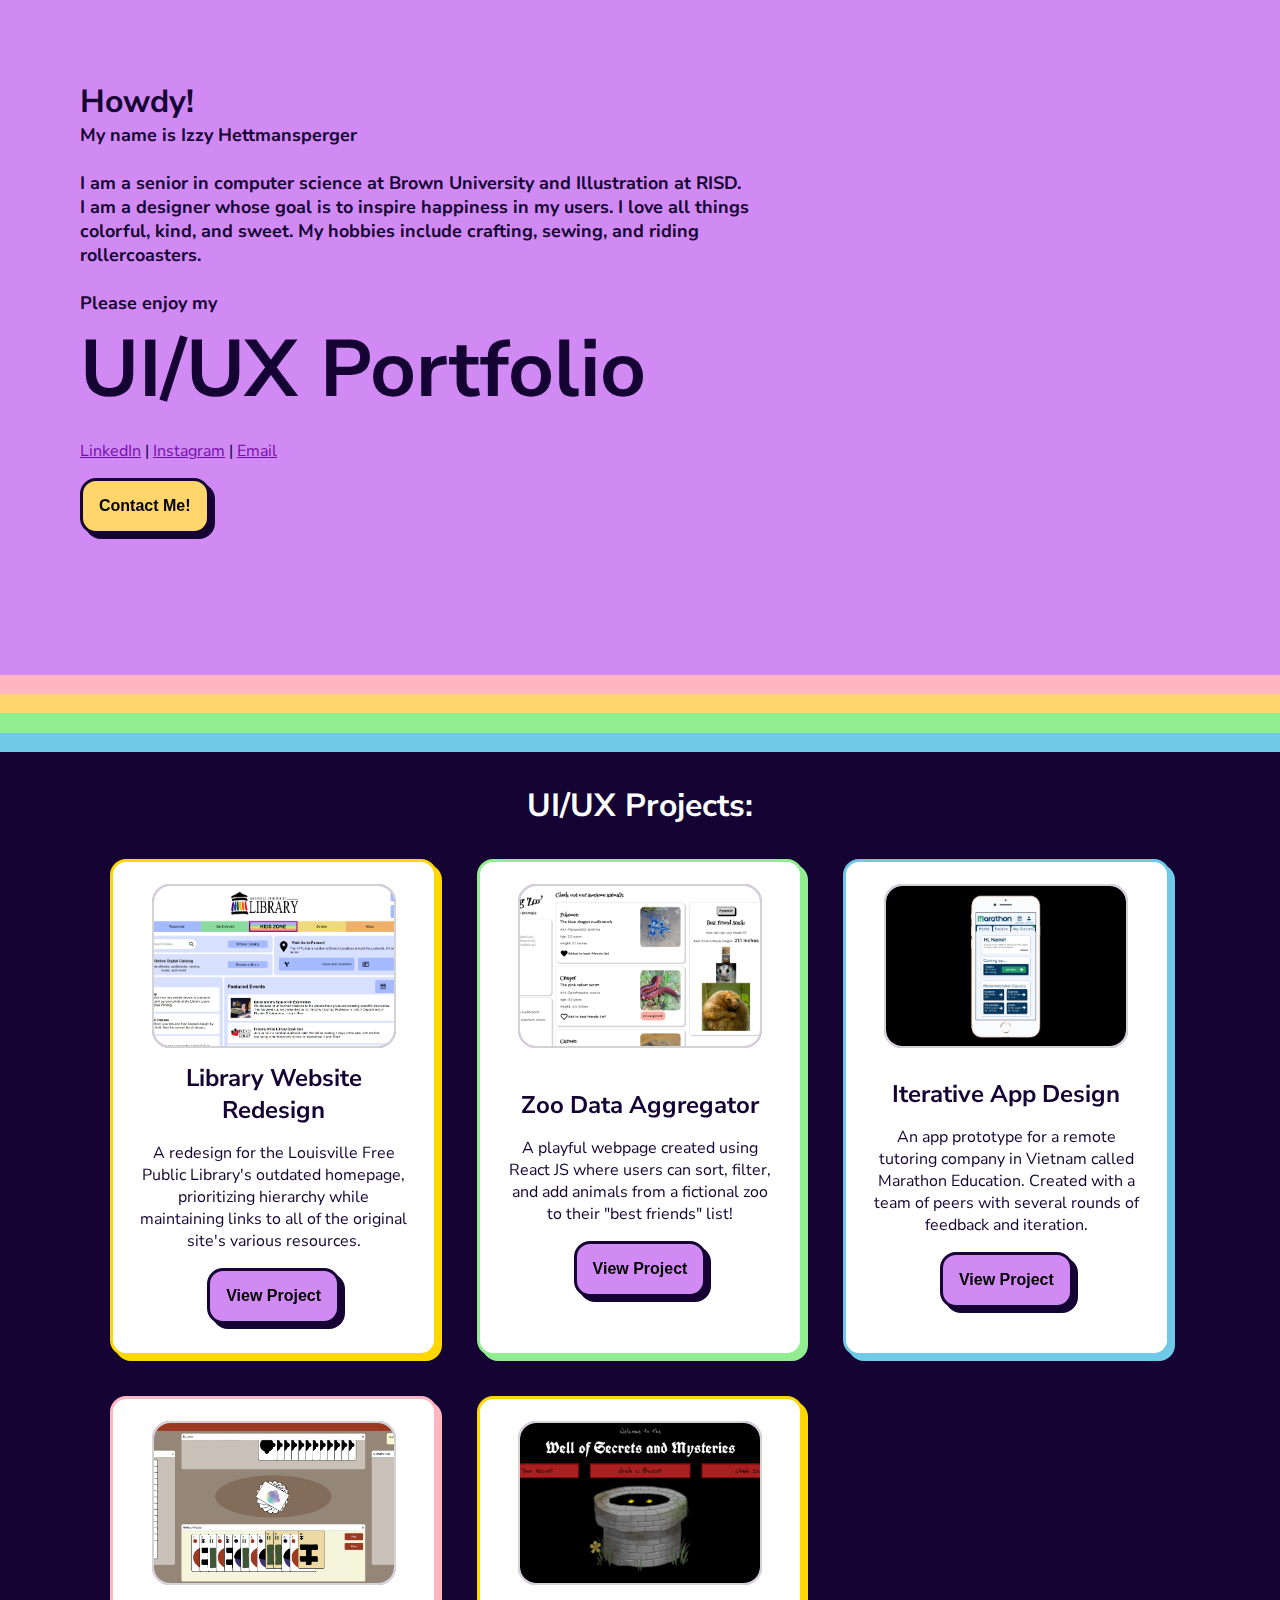
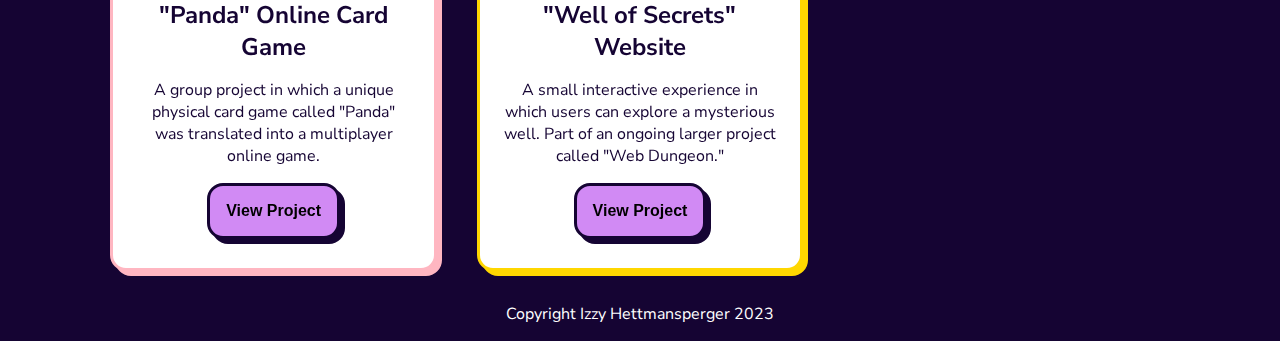
<file: index.html>
<!doctype html>
<html>
<head>
    <title>UIUX Portfolio</title>
    <!-- CSS -->
    <link rel="stylesheet" href="./style/index.css">
    <link rel="stylesheet" href="./style/home.css">

    <!-- FONTS -->
    <link rel="preconnect" href="https://fonts.googleapis.com">
    <link rel="preconnect" href="https://fonts.gstatic.com" crossorigin>

    <link href="https://fonts.googleapis.com/css2?family=Nunito+Sans&display=swap" rel="stylesheet">
    <link rel="shortcut icon" href="images/favicon.ico">

    <!-- CONFIG -->
    <meta name="description" content="Home page for UIUX Portfolio">
    <meta name="viewport" content="width=device-width, initial-scale=1">
</head>
    <body>
        <header class="home_header">
            <div class="header_text">
                <h1>
                    Howdy!
                    
                </h1>
                <h2 id="intro_text">
                     My name is Izzy Hettmansperger <br>
                     <br>I am a senior in computer science at Brown University and Illustration at RISD.
                    
                    <br>I am a designer whose goal is to inspire happiness in my users. I love all things colorful, kind, and sweet. My hobbies include crafting, sewing, and riding rollercoasters.
                    <br>
                    <br> Please enjoy my
                </h2>
                <h1 id="title">
                    UI/UX Portfolio
                </h1>
                <h2>
                    
                </h2>
                <div id="contact_info">
                    <p style="text-align: 'right';"><a target="_blank" href="https://www.linkedin.com/in/izzy-hettmansperger-2bb161230/">LinkedIn</a> 
                        | <a target="_blank" href="https://www.instagram.com/hibounoir/">Instagram</a> | <a href="mailto:ihettman@gmail.com">Email</a></p>
                    <a target="_blank"  href="https://ihettman.myportfolio.com/contact"><button id="contact">Contact Me!</button></a>
                
                </div>
            </div>
            <!-- <div id="header_image">
                <img id="wave_gif" src="images/wave.gif">
                <hr style="margin:0">
            </div> -->
            
            
            
        </header>
        
        <div class="bar pinkbar"></div>
        <div class="bar yellowbar"></div>
        <div class="bar greenbar"></div>
        <div class="bar bluebar"></div>
        <h1 class="section_title">
            UI/UX Projects:
        </h1>
        <section class="project_grid">
            <div class="container yellow">
                <div class="project_text">
                    <h2 class="project_title">
                        Library Website Redesign
                    </h2>
                    <p class="project_desc">
                        A redesign for the Louisville Free Public Library's outdated homepage, prioritizing hierarchy while maintaining links to all of the original site's various resources.
                    </p>
                    <button onclick="window.location.href='redesign.html';">
                        View Project
                    </button>
                </div>
                <div>
                    <a href="redesign.html"><img class="project_image" src="./images/redesign_cover.png" alt="Library Website Redesign Cover Image"></a>
                </div>
                

            </div>
            <div class="container green">
                <div class="project_text">
                    <h2 class="project_title">
                        Zoo Data Aggregator
                    </h2>
                    <p class="project_desc">
                        A playful webpage created using React JS where users can sort, filter, and add animals from a fictional zoo to their "best friends" list!
                    </p>
                    <button onclick="window.location.href='development.html';">
                        View Project
                    </button>
                </div>
                <div>
                    <a href="development.html"><img class="project_image" src="./images/development_cover.png" alt="Zoo Data Aggregator Cover Image"></a>
                </div>
            </div>
            <div class="container blue">
                <div class="project_text">
                    <h2 class="project_title">
                        Iterative App Design
                    </h2>
                    <p class="project_desc">
                        An app prototype for a remote tutoring company in Vietnam called Marathon Education. Created with a team of peers with several rounds of feedback and iteration.
                    </p>
                    <button onclick="window.location.href='iterative.html';">
                        View Project
                    </button>
                </div>
                <div>
                    <a href="iterative.html"><img class="project_image" src="./images/iterative_cover.png" alt="Iterative App Design"></a>
                </div>
            </div>
            
            <div class="container pink">
                <div class="project_text">
                    <h2 class="project_title">
                        "Panda" Online Card Game
                    </h2>
                    <p class="project_desc">
                        A group project in which a unique physical card game called "Panda" was translated into a multiplayer online game.
                    </p>
                    <a target="_blank" href="https://ihettman.myportfolio.com/panda-online-card-game"><button>
                        View Project
                    </button></a>
                </div>
                <div>
                    <a target="_blank" href="https://ihettman.myportfolio.com/panda-online-card-game"><img class="project_image" src="./images/panda.png" alt="Library Website Redesign Cover Image"></a>
                </div>
                

            </div>
            <div class="container yellow">
                <div class="project_text">
                    <h2 class="project_title">
                        "Well of Secrets" Website
                    </h2>
                    <p class="project_desc">
                        A small interactive experience in which users can explore a mysterious well. Part of an ongoing larger project called "Web Dungeon."
                    </p>
                    <a target="_blank" href="https://ibhett.github.io/spring2021-workshop/final-project/index.html"><button>
                        View Project
                    </button></a>
                </div>
                <div>
                    <a target="_blank" href="https://ibhett.github.io/spring2021-workshop/final-project/index.html"><img class="project_image" src="./images/well.png" alt="Zoo Data Aggregator Cover Image"></a>
                </div>
            
        </section>
        <footer>
            Copyright Izzy Hettmansperger 2023
        </footer>
    </body>
</html>
</file>
<file: style/index.css>
*, *::before, *::after {
    box-sizing: border-box;
}

* {
    margin: 0;
}
img, picture, video, canvas, svg {
    display: block;
    max-width: 100%;
}
table {
    border-collapse: collapse;
    border-spacing: 0;
}
HR {
    background-color:rgb(21, 4, 51);
    border:0;
    height: 3px;
    margin: 0.5rem 0;
}

html {
    font-family: 'Nunito Sans', sans-serif;
    color:rgb(21, 4, 51);
}
body {
    background: rgb(21, 4, 51);
}
p {
    margin: 1rem 0;
}
button {
    font-weight: bold;
    font-size: medium;
    background: rgb(209, 138, 244);
    border: 0.2rem rgb(21, 4, 51) solid;
    filter:drop-shadow(5px 5px 0 rgb(21, 4, 51));
    border-radius: 1rem;
    padding: 1rem;
    cursor: pointer;
    margin-bottom: 5px;
    transition: 0.3s;
}
button:hover {
    filter:drop-shadow(0 0 0 rgb(21, 4, 51));
    color: white;
    transition: 0.3s;
}
footer {
    color: white;
    text-align: center;
    margin: 1rem;
}
a, a::after {
    color:rgb(118, 14, 170);
}


/* ----------------------------------------------------------home */
.container {
    margin: 1rem;
    padding: 1.5rem;
    background: white;
    border-radius: 1rem;
    display: flex;

    flex-direction: row;

    flex-wrap:wrap-reverse;
    justify-content: center;

}

.yellow {
    border: 0.2rem gold solid;
    filter:drop-shadow(5px 5px 0 gold);
}
.green {
    border: 0.2rem lightgreen solid;
    filter:drop-shadow(5px 5px 0 lightgreen);
}
.blue {
    border: 0.2rem rgb(111, 201, 231) solid;
    filter:drop-shadow(5px 5px 0 rgb(111, 201, 231));
}
.pink {
    border: 0.2rem lightpink solid;
    filter:drop-shadow(5px 5px 0 lightpink);
}
.project_grid {
    display: grid;
    grid-template-columns: 28vw 28vw 28vw;
    gap: 0.5rem;
    width: min-content;
    margin: auto;

}
.project_image {
    width: 15rem;
    height: 10rem;
    object-fit: cover;
    object-position: center;
    border-radius: 1rem;
    
    margin: 0 0.5rem;
    outline:lightgray solid 2px;
    /* filter:drop-shadow(5px 5px 0 rgb(209, 138, 244)); */
    margin-bottom: 1rem;
    filter:drop-shadow(0 0 0 rgb(209, 138, 244));
    transition: 0.3s;
}
.project_image:hover {
    filter:drop-shadow(0 0 10px rgb(209, 138, 244));
    transition: 0.3s;
}


.project_text {
    text-align: center;
}

.section_title {
    color: white;
    text-align: center;
    margin: 1rem;
    margin-top: 2rem;
}

.home_header {
    background: rgb(209, 138, 244);
    padding: 5rem;
    min-height: 75vh;
    display: grid;
    grid-template-columns: 60% 40%;
}
.header_text {
    min-width: 600px;
    display: flex;
    flex-direction: column;
}
#header_image {
    display: flex;
    flex-direction: column;
    justify-content: flex-end;
}
#title {
    font-size: 5rem;
}
#intro_text {
    font-size: large;
}
#contact {
    background-color: rgb(255, 213, 108);
}
#contact:hover {
    color: black;
}


.bar {
    padding: 0.6rem;
}
.pinkbar {
    background-color: lightpink;
}
.greenbar {
    background-color: lightgreen;
}
.yellowbar {
    background-color: rgb(255, 213, 108);
}
.bluebar {
    background-color: rgb(111, 201, 231);
}
.click_image {
    cursor:zoom-in;
}

/* ---------------------------------------------- @media for home */

@media (max-width: 767px) {

    .project_grid {
        grid-template-columns: 90vw;
    }
    .home_header {
        grid-template-columns: calc(100% - 10rem);
    }
    #header_image {
        display: none;
    }
    .header_text {
        min-width: none;
        max-width: 100vw;
    }
    

 }
@media (min-width: 768px) and (max-width: 991px) { 

    .project_grid {
        grid-template-columns: 45vw 45vw;
    }
    .home_header {
        grid-template-columns: calc(100% - 10rem);
    }
    #header_image {
        display: none;
    }
    .header_text {
        min-width: none;
    }
   


}
@media (min-width: 992px) and (max-width: 1199px) {  }
@media (min-width: 1200px) {  }
</file>
<file: style/home.css>
#title {
    font-size: 5rem;
}
#wave_gif {
    position: absolute;
    bottom: 0;
    right:0;
}
</file>
